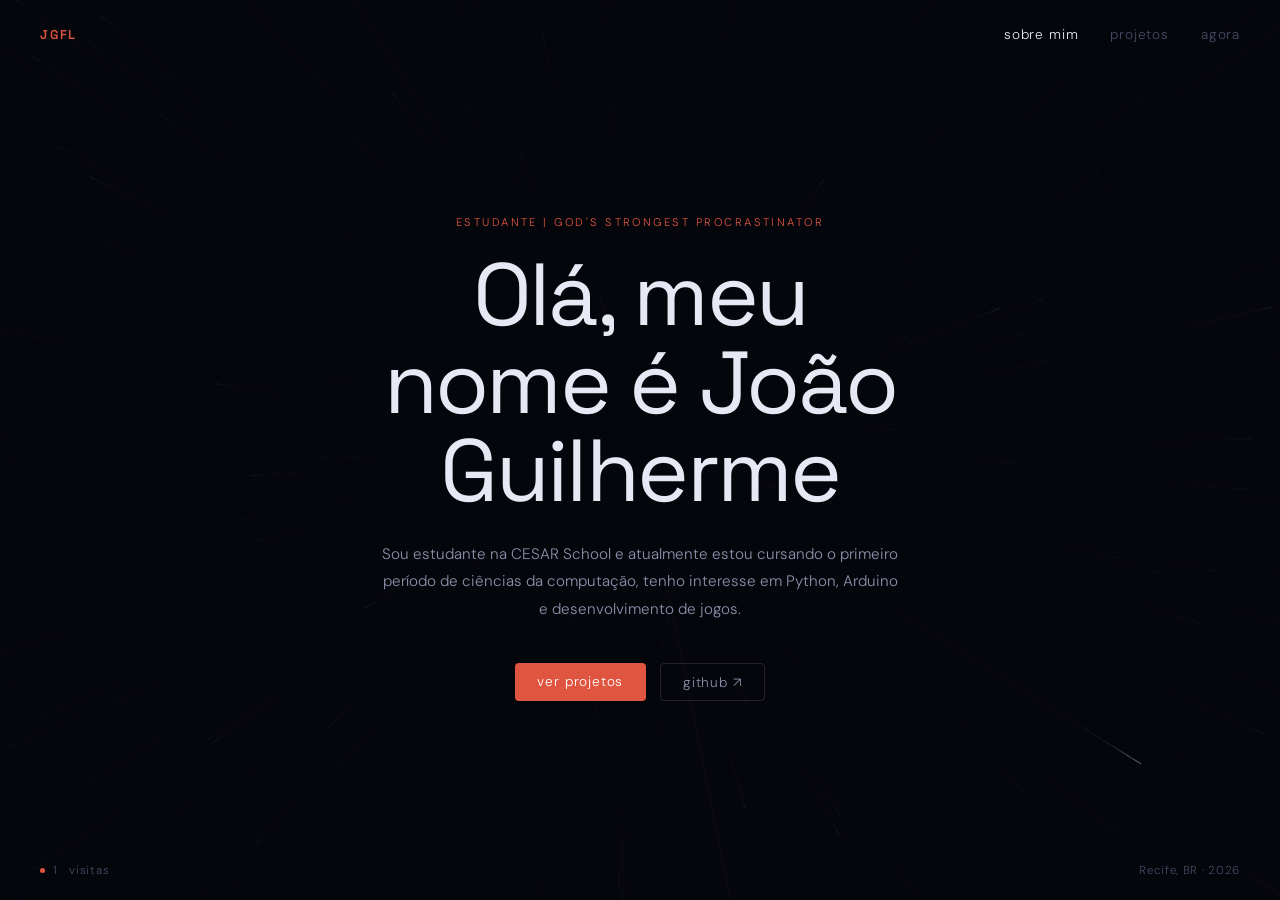
<file: index.html>
<!DOCTYPE html>
<html lang="pt-BR">
<head>
  <meta charset="UTF-8" />
  <meta name="viewport" content="width=device-width, initial-scale=1.0" />
  <title>Portfolio | JGFL</title>
  <link rel="preconnect" href="https://fonts.googleapis.com">
  <link rel="preconnect" href="https://fonts.gstatic.com" crossorigin>
  <link href="https://fonts.googleapis.com/css2?family=Space+Grotesk:wght@300;400;500;600&family=DM+Sans:opsz,wght@9..40,300;9..40,400&display=swap" rel="stylesheet">
  <link rel="stylesheet" href="style.css" />
</head>
<body>
  <canvas id="warp" aria-hidden="true"></canvas>
<nav>
    <span class="nav-logo">JGFL</span>
    <div class="nav-links">
      <a href="index.html" class="active">sobre mim</a>
      <a href="projects.html">projetos</a>
      <a href="now.html">agora</a>
    </div>
  </nav>
    <main class="hero">
    <div class="hero-content">
      <p class="eyebrow">estudante | god's strongest procrastinator</p>
      <h1>Olá, meu nome é João Guilherme</h1>
      <p class="bio">
        Sou estudante na CESAR School e atualmente estou cursando o primeiro período de ciências da computação, tenho interesse em Python, Arduino e desenvolvimento de jogos.
      </p>
      <div class="cta-row">
        <a href="projects.html" class="btn-primary">ver projetos</a>
        <a href="https://github.com/ijgfl" target="_blank" rel="noopener" class="btn-ghost">github ↗</a>
      </div>
    </div>
  </main>
  
  <footer>
    <div class="visitor-counter">
      <span class="live-dot" aria-hidden="true"></span>
      <span id="visit-count">—</span>&nbsp;visitas
    </div>
    <p class="footer-loc">Recife, BR · <span id="current-year"></span></p>
  </footer>
  <script src="warp.js"></script>
  <script src="main.js"></script>
</body>
</html>
</file>
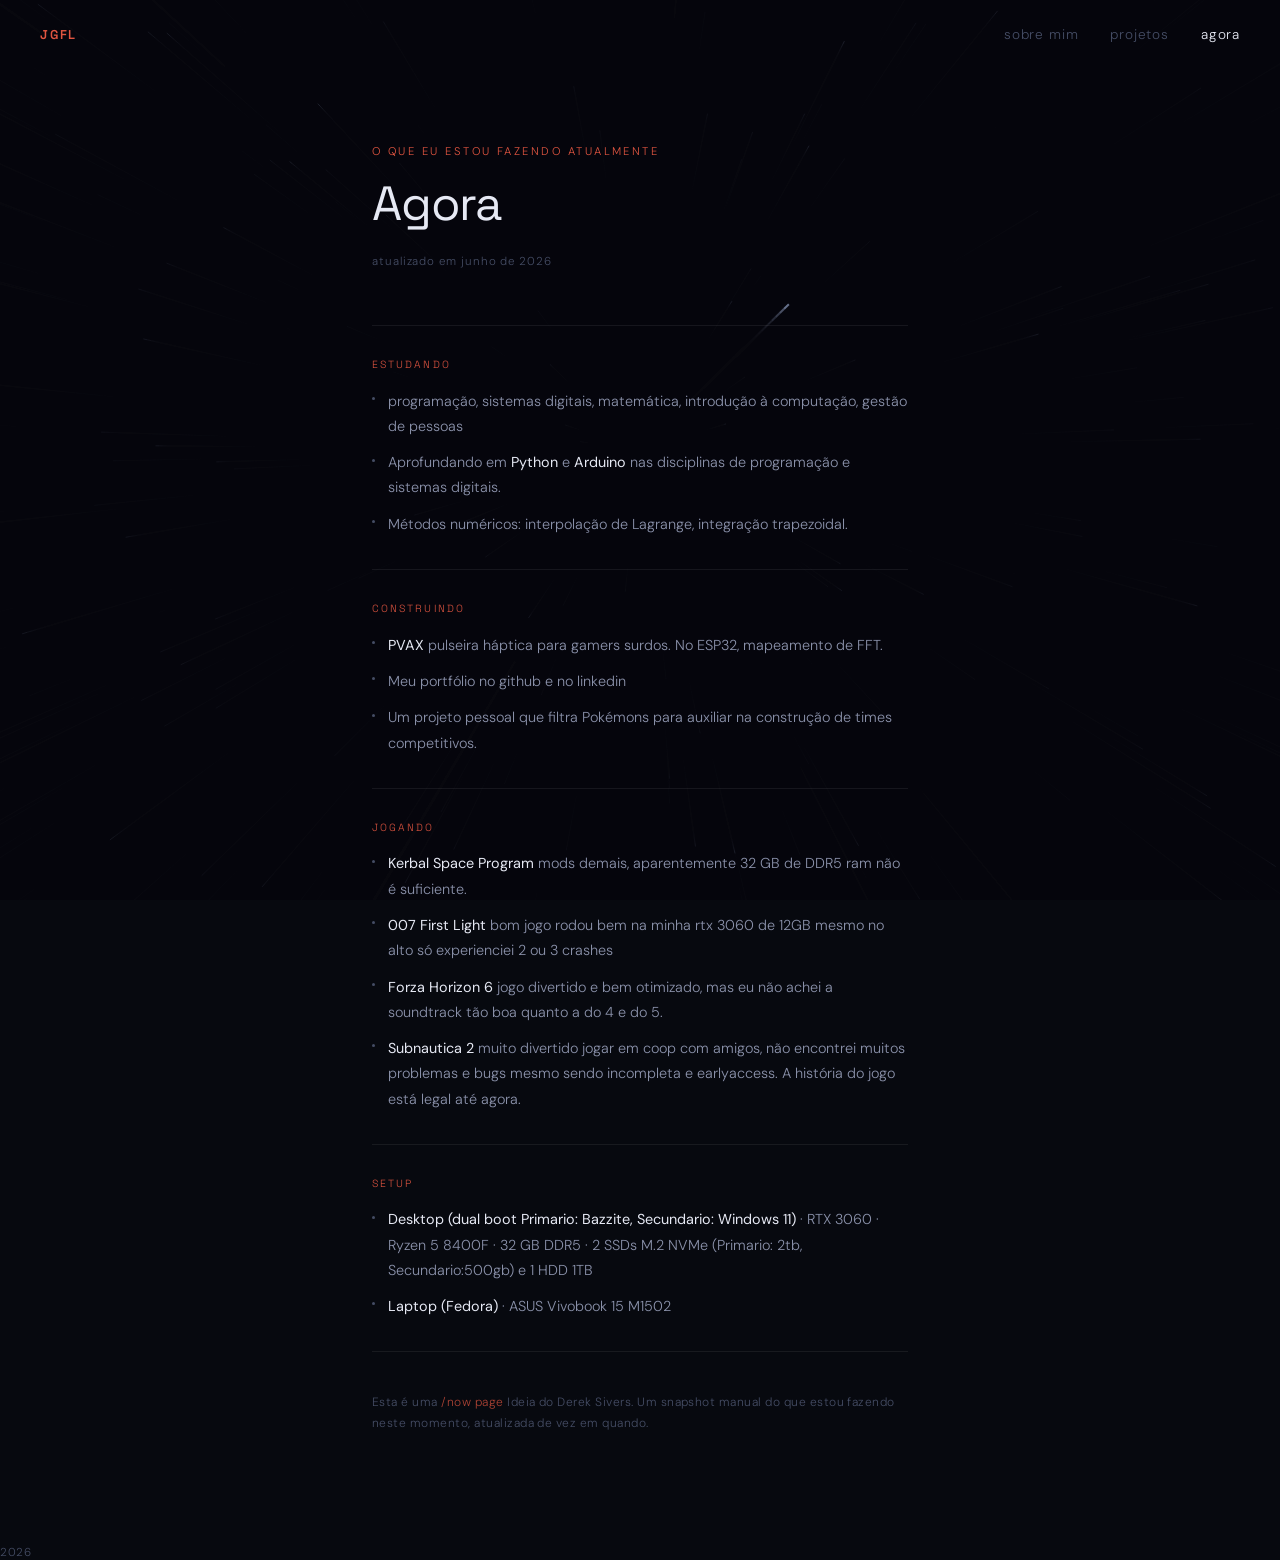
<file: now.html>
<!DOCTYPE html>
<html lang="pt-BR">
<head>
  <meta charset="UTF-8" />
  <meta name="viewport" content="width=device-width, initial-scale=1.0" />
  <title>Agora | JGFL</title>
  <link rel="preconnect" href="https://fonts.googleapis.com">
  <link rel="preconnect" href="https://fonts.gstatic.com" crossorigin>
  <link href="https://fonts.googleapis.com/css2?family=Space+Grotesk:wght@300;400;500;600&family=DM+Sans:opsz,wght@9..40,300;9..40,400&display=swap" rel="stylesheet">
  <link rel="stylesheet" href="style.css" />
  <style>
    main.now-page {
      min-height: 100vh;
      padding: 9rem 2rem 7rem;
      max-width: 600px;
      margin: 0 auto;
      animation: fadeUp 0.7s cubic-bezier(0.22, 1, 0.36, 1) forwards;
      opacity: 0;
    }

    .now-header { margin-bottom: 3.5rem; }

    .now-header h1 {
      font-family: 'Space Grotesk', sans-serif;
      font-size: clamp(2rem, 5vw, 3rem);
      font-weight: 400;
      letter-spacing: -0.025em;
    }

    .now-updated {
      font-size: 0.72rem;
      color: var(--dim);
      letter-spacing: 0.08em;
      margin-top: 0.75rem;
    }

    .now-section {
      padding: 2rem 0;
      border-top: 1px solid var(--border);
    }

    .now-section:last-of-type { border-bottom: 1px solid var(--border); }

    .now-label {
      font-family: 'Space Grotesk', sans-serif;
      font-size: 0.65rem;
      letter-spacing: 0.2em;
      text-transform: uppercase;
      color: var(--accent);
      margin-bottom: 1.1rem;
    }

    .now-item {
      display: flex;
      align-items: flex-start;
      gap: 0.8rem;
      margin-bottom: 0.7rem;
    }

    .now-item:last-child { margin-bottom: 0; }

    .now-dot {
      width: 3px;
      height: 3px;
      border-radius: 50%;
      background: var(--dim);
      flex-shrink: 0;
      margin-top: 0.58em;
    }

    .now-item span {
      font-size: 0.9rem;
      color: var(--mid);
      line-height: 1.75;
    }

    .now-item strong {
      color: var(--star);
      font-weight: 400;
    }

    .now-note {
      margin-top: 2.5rem;
      font-size: 0.75rem;
      color: var(--dim);
      letter-spacing: 0.04em;
      line-height: 1.7;
    }

    .now-note a {
      color: var(--accent);
      text-decoration: none;
      opacity: 0.75;
      transition: opacity 0.18s;
    }
    .now-note a:hover { opacity: 1; }

    @media (prefers-reduced-motion: reduce) {
      main.now-page { animation: none; opacity: 1; }
    }
  </style>
</head>
<body>

  <canvas id="warp" aria-hidden="true"></canvas>

  <nav>
    <a href="index.html" class="nav-logo">JGFL</a>
    <div class="nav-links">
      <a href="index.html">sobre mim</a>
      <a href="projects.html">projetos</a>
      <a href="now.html" class="active">agora</a>
    </div>
  </nav>

  <main class="now-page">

    <header class="now-header">
      <p class="eyebrow"> o que eu estou fazendo atualmente </p>
      <h1>Agora</h1>
      <p class="now-updated">atualizado em junho de 2026</p>
    </header>

    <section class="now-section">
      <p class="now-label">Estudando</p>
      <div class="now-item">
        <span class="now-dot"></span>
        <span>programação, sistemas digitais, matemática, introdução à computação, gestão de pessoas</span>
      </div>
      <div class="now-item">
        <span class="now-dot"></span>
        <span>Aprofundando em <strong>Python</strong> e <strong>Arduino</strong> nas disciplinas de programação e sistemas digitais.</span>
      </div>
      <div class="now-item">
        <span class="now-dot"></span>
        <span>Métodos numéricos: interpolação de Lagrange, integração trapezoidal.</span>
      </div>
    </section>

    <section class="now-section">
      <p class="now-label">Construindo</p>
      <div class="now-item">
        <span class="now-dot"></span>
        <span><strong>PVAX</strong>  pulseira háptica para gamers surdos. No ESP32, mapeamento de FFT.</span>
      </div>
      <div class="now-item">
        <span class="now-dot"></span>
        <span>Meu portfólio no github e no linkedin</span>
      </div>
      <div class="now-item">
        <span class="now-dot"></span>
        <span>Um projeto pessoal que filtra Pokémons para auxiliar na construção de times competitivos.</span>
      </div>
    </section>

    <section class="now-section">
      <p class="now-label">Jogando</p>
      <div class="now-item">
        <span class="now-dot"></span>
        <span><strong>Kerbal Space Program</strong>  mods demais, aparentemente 32 GB de DDR5 ram não é suficiente.</span>
      </div>
      <div class="now-item">
        <span class="now-dot"></span>
        <span><strong>007 First Light</strong>  bom jogo rodou bem na minha rtx 3060 de 12GB mesmo no alto só experienciei 2 ou 3 crashes</span>
      </div>
      <div class="now-item">
        <span class="now-dot"></span>
        <span><strong>Forza Horizon 6</strong>  jogo divertido e bem otimizado, mas eu não achei a soundtrack tão boa quanto a do 4 e do 5. </span>
      </div>
      <div class="now-item">
        <span class="now-dot"></span>
        <span><strong>Subnautica 2</strong>  muito divertido jogar em coop com amigos, não encontrei muitos problemas e bugs mesmo sendo incompleta e earlyaccess. A história do jogo está legal até agora.</span>
      </div>
    </section>

    <section class="now-section">
      <p class="now-label">Setup</p>
      <div class="now-item">
        <span class="now-dot"></span>
        <span><strong>Desktop (dual boot Primario: Bazzite, Secundario: Windows 11)</strong> &middot; RTX 3060 &middot; Ryzen 5 8400F &middot; 32 GB DDR5 &middot; 2 SSDs M.2 NVMe (Primario: 2tb, Secundario:500gb) e 1 HDD 1TB</span>
      </div>
      <div class="now-item">
        <span class="now-dot"></span>
        <span><strong>Laptop (Fedora)</strong> &middot; ASUS Vivobook 15 M1502</span>
      </div>
    </section>

    <p class="now-note">
      Esta é uma <a href="https://nownownow.com/about" target="_blank" rel="noopener">/now page</a>
       Ideia do Derek Sivers. Um snapshot manual do que estou fazendo neste momento,
      atualizada de vez em quando.
    </p>

  </main>
    <p class="footer-loc"><span>2026</span></p>
  </footer>

  <script src="warp.js"></script>
</body>
</html>
</file>
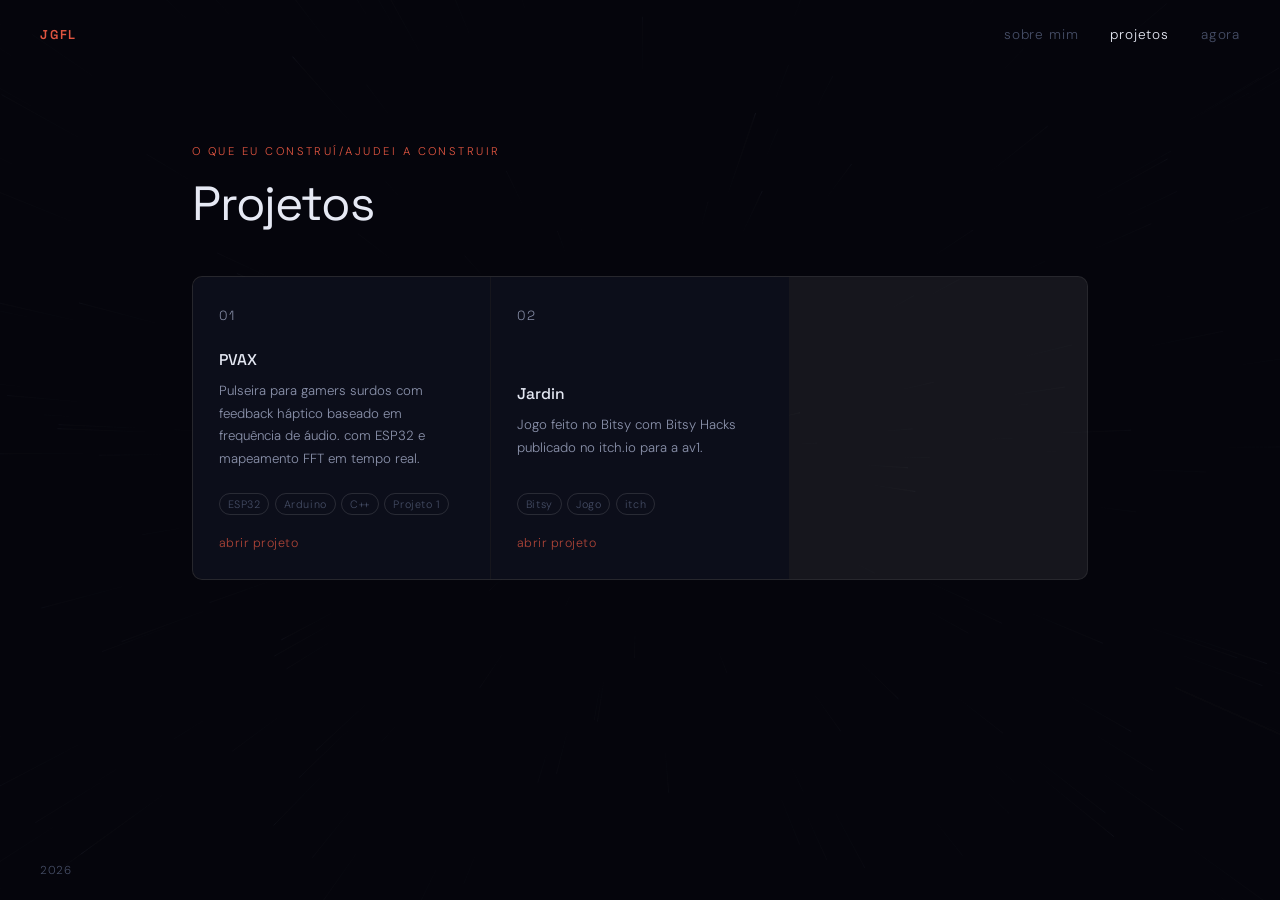
<file: projects.html>
<!DOCTYPE html>
<html lang="pt-BR">
<head>
  <meta charset="UTF-8" />
  <meta name="viewport" content="width=device-width, initial-scale=1.0" />
  <title>Projetos | JGFL</title>
  <link rel="preconnect" href="https://fonts.googleapis.com">
  <link rel="preconnect" href="https://fonts.gstatic.com" crossorigin>
  <link href="https://fonts.googleapis.com/css2?family=Space+Grotesk:wght@300;400;500;600&family=DM+Sans:opsz,wght@9..40,300;9..40,400&display=swap" rel="stylesheet">
  <link rel="stylesheet" href="style.css" />
</head>
<body>
  <canvas id="warp" aria-hidden="true"></canvas>

  <nav>
    <a href="index.html" class="nav-logo">JGFL</a>
    <div class="nav-links">
      <a href="index.html">sobre mim</a>
      <a href="projects.html" class="active">projetos</a>
      <a href="now.html">agora</a>
    </div>
  </nav>

  <main class="projects-page">
    <header class="projects-header">
      <p class="eyebrow">o que eu construí/ajudei a construir</p>
      <h1>Projetos</h1>
    </header>
    <div class="grid" id="project-grid">

    </div>
  
  </main>
  
  <footer>
    <p class="footer-loc"><span>2026</span></p>
  </footer>

  <script src="warp.js"></script>
  <script src="projects.js"></script>
</body>
</html>
</file>
<file: style.css>
:root {
  --void:       #07090f;
  --surface:    #0d1120;
  --lift:       #111828;
  --star:       #e6e9f4;
  --mid:        #8b92ab;
  --dim:        #454d65;
  --accent:     #e05540;
  --accent-low: rgba(224, 85, 64, 0.12);
  --border:     rgba(255, 255, 255, 0.07);
  --border-md:  rgba(255, 255, 255, 0.12);
}
*, *::before, *::after { margin: 0; padding: 0; box-sizing: border-box; }
html { scroll-behavior: smooth; }

body {
  background: var(--void);
  color: var(--star);
  font-family: 'DM Sans', system-ui, sans-serif;
  font-weight: 300;
  min-height: 100vh;
  overflow-x: hidden;
  -webkit-font-smoothing: antialiased;
}
#warp {
  position: fixed;
  inset: 0;
  z-index: 0;
  pointer-events: none;
}
nav, main, footer { position: relative; z-index: 1; }
nav {
  position: fixed;
  top: 0; left: 0; right: 0;
  display: flex;
  align-items: center;
  justify-content: space-between;
  padding: 1.6rem 2.5rem;
  z-index: 20;
}

.nav-logo {
  font-family: 'Space Grotesk', sans-serif;
  font-weight: 600;
  font-size: 0.8rem;
  letter-spacing: 0.14em;
  color: var(--accent);
  text-transform: uppercase;
  text-decoration: none;
}

.nav-links { display: flex; gap: 2rem; }

.nav-links a {
  color: var(--dim);
  text-decoration: none;
  font-size: 0.85rem;
  letter-spacing: 0.06em;
  transition: color 0.18s;
}

.nav-links a:hover,
.nav-links a.active { color: var(--star); }
main.hero {
  min-height: 100vh;
  display: flex;
  align-items: center;
  justify-content: center;
  padding: 6rem 2rem 5rem;
}

.hero-content {
  max-width: 520px;
  text-align: center;
  animation: fadeUp 0.7s cubic-bezier(0.22, 1, 0.36, 1) forwards;
  opacity: 0;
}

.eyebrow {
  font-size: 0.7rem;
  letter-spacing: 0.22em;
  text-transform: uppercase;
  color: var(--accent);
  margin-bottom: 1.4rem;
}

h1 {
  font-family: 'Space Grotesk', sans-serif;
  font-size: clamp(3rem, 8vw, 5.5rem);
  font-weight: 400;
  letter-spacing: -0.03em;
  line-height: 1;
  margin-bottom: 1.6rem;
  color: var(--star);
}

.bio {
  color: var(--mid);
  font-size: 0.95rem;
  line-height: 1.8;
  margin-bottom: 2.5rem;
}

.cta-row {
  display: flex;
  gap: 0.875rem;
  justify-content: center;
  flex-wrap: wrap;
}

.btn-primary {
  display: inline-block;
  padding: 0.6rem 1.4rem;
  background: var(--accent);
  color: #fff;
  text-decoration: none;
  font-size: 0.85rem;
  letter-spacing: 0.06em;
  border-radius: 4px;
  transition: opacity 0.18s, transform 0.18s;
}
.btn-primary:hover { opacity: 0.82; transform: translateY(-1px); }

.btn-ghost {
  display: inline-block;
  padding: 0.6rem 1.4rem;
  border: 1px solid var(--border-md);
  color: var(--mid);
  text-decoration: none;
  font-size: 0.85rem;
  letter-spacing: 0.06em;
  border-radius: 4px;
  transition: border-color 0.18s, color 0.18s;
}
.btn-ghost:hover { border-color: var(--mid); color: var(--star); }
main.projects-page {
  min-height: 100vh;
  padding: 9rem 2rem 7rem;
  max-width: 960px;
  margin: 0 auto;
  animation: fadeUp 0.7s cubic-bezier(0.22, 1, 0.36, 1) forwards;
  opacity: 0;
}

.projects-header {
  margin-bottom: 3rem;
}

.projects-header h1 {
  font-size: clamp(2rem, 5vw, 3rem);
  text-align: left;
  margin-bottom: 0;
  letter-spacing: -0.025em;
}
.grid {
  display: grid;
  grid-template-columns: repeat(auto-fill, minmax(280px, 1fr));
  gap: 1px;
  background: var(--border);
  border: 1px solid var(--border);
  border-radius: 10px;
  overflow: hidden;
}

.card {
  background: rgba(11, 14, 26, 0.85);
  padding: 1.75rem 1.6rem;
  display: flex;
  flex-direction: column;
  transition: background 0.2s;
  backdrop-filter: blur(4px);
}

.card:hover { background: rgba(18, 22, 38, 0.92); }

.card-num {
  font-family: 'Space Grotesk', sans-serif;
  font-size: 0.65rem;
  letter-spacing: 0.18em;
  color: var(--dim);
  margin-bottom: 1.1rem;
}

.card h3 {
  font-family: 'Space Grotesk', sans-serif;
  font-size: 0.975rem;
  font-weight: 500;
  margin-bottom: 0.6rem;
  color: var(--star);
  line-height: 1.3;
}

.card p {
  font-size: 0.83rem;
  color: var(--mid);
  line-height: 1.7;
  flex: 1;
  margin-bottom: 1.4rem;
}

.card-tags {
  display: flex;
  flex-wrap: wrap;
  gap: 0.35rem;
  margin-bottom: 1.25rem;
}

.tag {
  font-size: 0.67rem;
  padding: 0.18rem 0.5rem;
  border: 1px solid var(--border-md);
  border-radius: 100px;
  color: var(--dim);
  letter-spacing: 0.05em;
}

.card-link {
  font-size: 0.78rem;
  color: var(--accent);
  text-decoration: none;
  opacity: 0.75;
  letter-spacing: 0.04em;
  transition: opacity 0.18s;
  align-self: flex-start;
}
.card-link:hover { opacity: 1; }
footer {
  position: fixed;
  bottom: 0; left: 0; right: 0;
  display: flex;
  align-items: center;
  justify-content: space-between;
  padding: 1.4rem 2.5rem;
  z-index: 20;
  pointer-events: none;
}

.visitor-counter {
  display: flex;
  align-items: center;
  gap: 0.5rem;
  font-size: 0.72rem;
  color: var(--dim);
  letter-spacing: 0.06em;
  pointer-events: all;
}

.live-dot {
  width: 5px;
  height: 5px;
  border-radius: 50%;
  background: var(--accent);
  animation: blink 2.4s ease-in-out infinite;
  flex-shrink: 0;
}

.footer-loc {
  font-size: 0.72rem;
  color: var(--dim);
  letter-spacing: 0.06em;
}
@keyframes fadeUp {
  from { opacity: 0; transform: translateY(18px); }
  to   { opacity: 1; transform: translateY(0); }
}

@keyframes blink {
  0%, 100% { opacity: 1; }
  50%       { opacity: 0.25; }
}
@media (max-width: 600px) {
  nav    { padding: 1.2rem 1.4rem; }
  footer { padding: 1.2rem 1.4rem; }

  main.projects-page { padding: 7rem 1.2rem 6rem; }
  .grid { grid-template-columns: 1fr; }
  h1 { font-size: 2.4rem; }
}
@media (prefers-reduced-motion: reduce) {
  #warp { display: none; }
  .hero-content,
  main.projects-page { animation: none; opacity: 1; }
}
</file>
